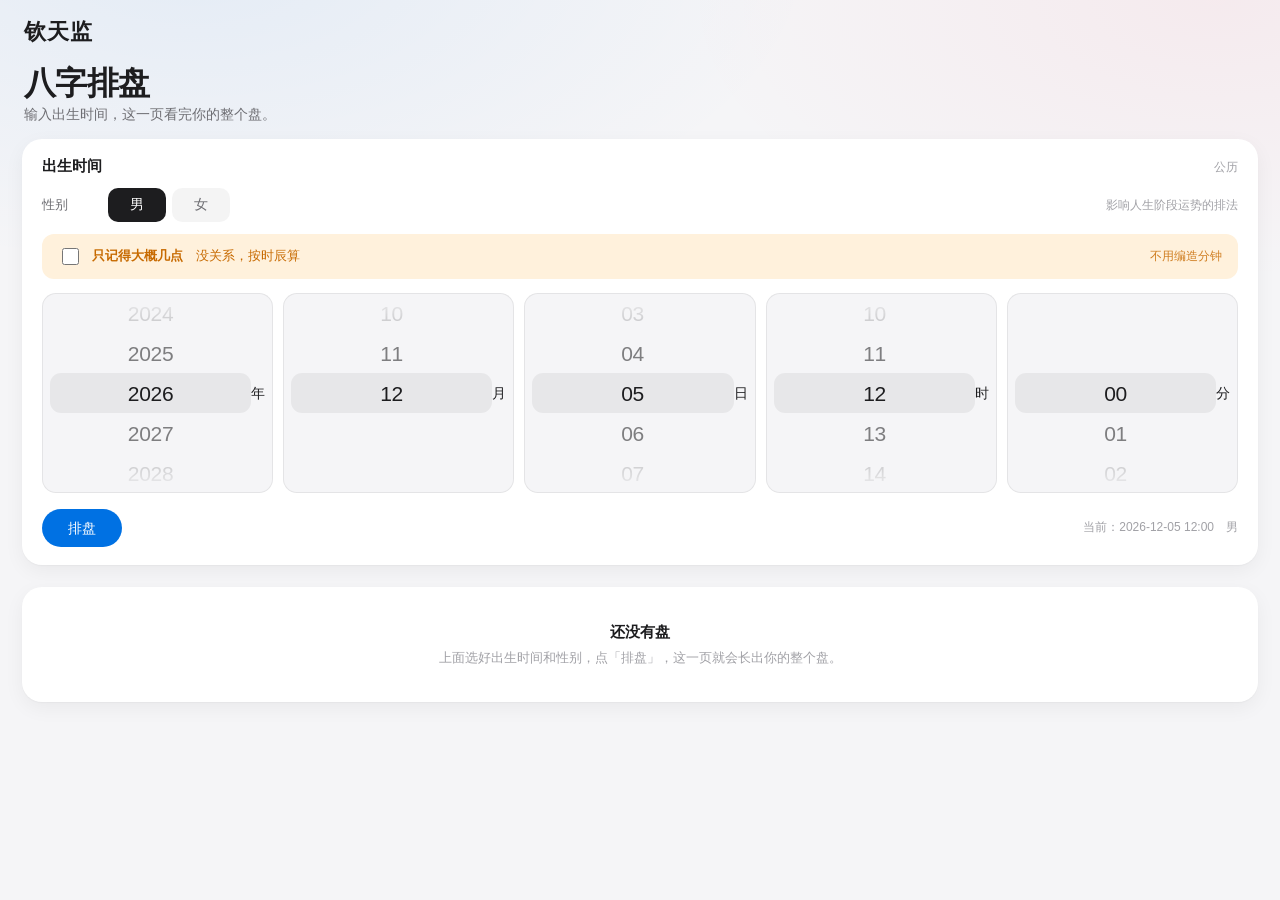
<file: ui/index.html>
<!DOCTYPE html>
<html lang="zh-CN"><head><meta charset="utf-8">
<meta name="viewport" content="width=device-width,initial-scale=1">
<title>钦天监 · 八字排盘</title>
<link rel="stylesheet" href="dc.css">
<meta http-equiv="refresh" content="0;url=demo-picker.html">
</head><body>
<p style="padding:40px;font:14px -apple-system,sans-serif">
跳转中… 若未跳转 <a href="demo-picker.html">点这里</a>。
</p>
</body></html>
</file>
<file: ui/dc.css>
/* dc.css — 数据中台设计系统（对齐麦田 v7：浅色、干净、品牌色 */
:root{
  color-scheme:light;
  --bg:#f5f5f7; --card:#fff; --t1:#1d1d1f; --t2:#6e6e73; --t3:#a1a1a6;
  --line:rgba(0,0,0,.07); --line2:rgba(0,0,0,.12); --accent:#0071e3;
  --good:#1f9d4c; --good-bg:#e7f6ec; --info:#0a66d1; --info-bg:#e6f0fc;
  --warn:#c76a00; --warn-bg:#fff1dc; --crit:#d70015; --crit-bg:#fde8ea;
  --p-bilibili:#00a1d6; --p-douyin:#1d1d1f; --p-xiaohongshu:#ff2442;
  --p-shipinhao:#fa9d3b; --p-youtube:#a8071a; --p-x:#6e6e73; --p-site:#5e5ce6;
  --p-xhs:#ff2442; --p-channels:#fa9d3b; --p-zsz:#5e5ce6;
  --gap:16px; --r:20px;
  --shadow:0 1px 2px rgba(0,0,0,.04),0 6px 20px rgba(0,0,0,.05);
  --shadow-h:0 2px 4px rgba(0,0,0,.05),0 16px 36px rgba(0,0,0,.09);
}
*{box-sizing:border-box}
html,body{height:100%}
body{
  margin:0; background:var(--bg); color:var(--t1);
  font:14px/1.45 -apple-system,BlinkMacSystemFont,"SF Pro Text","PingFang SC","Helvetica Neue",sans-serif;
  font-variant-numeric:tabular-nums; -webkit-font-smoothing:antialiased; -webkit-text-size-adjust:100%;
  overflow-x:hidden;
}
a{color:inherit;text-decoration:none}
.bgfx{
  position:fixed; inset:0; z-index:0; pointer-events:none;
  background:
    radial-gradient(70% 50% at 15% -5%,rgba(0,113,227,.07),transparent 70%),
    radial-gradient(60% 45% at 95% 0%,rgba(255,36,66,.05),transparent 70%),
    var(--bg);
}

/* ── 顶栏 ── */
.top{display:flex;align-items:center;gap:16px;min-width:0;padding:0 2px;flex-wrap:wrap}
.logo{font-size:22px;font-weight:700;letter-spacing:.04em;white-space:nowrap}
.logo i{font-style:normal;color:var(--accent)}
.tag{color:var(--t3);font-size:12px;letter-spacing:.08em;white-space:nowrap}
.nav{display:flex;gap:2px;margin-left:8px;padding:3px;border-radius:999px;background:rgba(0,0,0,.05)}
.nav a{padding:5px 14px;border-radius:999px;color:var(--t2);font-size:13px;font-weight:500;white-space:nowrap;transition:background .2s,color .2s}
.nav a:hover{color:var(--t1)}
.nav a.on{background:#fff;color:var(--t1);font-weight:600;box-shadow:0 1px 3px rgba(0,0,0,.12)}
.lights{margin-left:auto;display:flex;gap:6px;font-size:12px;color:var(--t2);white-space:nowrap;align-items:center}
.light{padding:4px 11px 4px 9px;border-radius:999px;background:#fff;box-shadow:inset 0 0 0 1px var(--line)}
.light::before{content:"";display:inline-block;width:7px;height:7px;border-radius:50%;margin-right:7px;background:var(--t3);vertical-align:1px}
.light.ok::before{background:#30d158}
.light.warn::before{background:#ff9f0a}
.light.bad::before{background:#ff3b30}
.light.bad{color:var(--crit);box-shadow:inset 0 0 0 1px rgba(215,0,21,.3)}
.light.mock{color:var(--warn);box-shadow:inset 0 0 0 1px rgba(199,106,0,.28);background:var(--warn-bg)}
.light.mock::before{background:#ff9f0a}
.clock{font-size:15px;font-weight:500;letter-spacing:-.01em;white-space:nowrap;margin-left:6px;color:var(--t1)}
.clock small{font-size:12px;font-weight:400;color:var(--t3);margin-right:8px}

/* ── 卡片 ── */
.panel{position:relative;background:var(--card);border-radius:var(--r);box-shadow:var(--shadow);min-width:0;min-height:0;transition:box-shadow .35s}
.panel:hover{box-shadow:var(--shadow-h)}
.panel{display:flex;flex-direction:column}
.ph{display:flex;align-items:baseline;gap:8px;margin-bottom:12px;flex:none}
.ph h3{margin:0;font-size:15px;font-weight:600}
.ph .note{margin-left:auto;font-size:12px;color:var(--t3);text-align:right}
.pb{flex:1;min-height:0;position:relative}
.eyebrow{font-size:12px;font-weight:600;color:var(--accent);letter-spacing:.04em}
.val{font:600 40px/1.1 -apple-system,"SF Pro Display","PingFang SC",sans-serif;letter-spacing:-.025em;white-space:nowrap;color:var(--t1);font-variant-numeric:tabular-nums}
.val.xl{font-size:52px}
.lab{font-size:12px;color:var(--t2)}
.cap{font-size:12px;color:var(--t3);margin-top:6px;white-space:nowrap;overflow:hidden;text-overflow:ellipsis}
.gpill{font-size:12px;padding:3px 10px;border-radius:999px;background:var(--bg);color:var(--t2);white-space:nowrap;display:inline-block}
.gpill b{color:var(--good);font-weight:600;margin-left:4px}
.gpill b.neg{color:var(--crit)}
.pill{display:inline-flex;align-items:center;gap:3px;padding:1px 8px;border-radius:999px;font-weight:600;margin-right:6px}
.pill.up{color:var(--good);background:var(--good-bg)}
.pill.down{color:var(--crit);background:var(--crit-bg)}

/* 平台 Logo：品牌色方块 */
.lg{--s:22px;display:inline-flex;align-items:center;justify-content:center;width:var(--s);height:var(--s);border-radius:27%;flex:none;background:var(--bg,#1d1d1f);overflow:hidden;box-shadow:0 1px 2px rgba(0,0,0,.12),inset 0 1px 0 rgba(255,255,255,.25)}
.lg i{font-style:normal;font-weight:700;color:#fff;font-size:calc(var(--s) * .42);line-height:1;letter-spacing:0}
.lg.dark{background:#1d1d1f}
.sw{display:inline-block;width:9px;height:9px;border-radius:50%;margin-right:8px;flex:none}

/* 状态标签 */
.st-chip{display:inline-flex;align-items:center;gap:5px;font-size:12px;font-weight:500;white-space:nowrap;padding:2px 10px 2px 4px;border-radius:999px;background:var(--bg);color:var(--t2)}
.st-chip i{font-style:normal;width:16px;height:16px;border-radius:50%;display:inline-flex;align-items:center;justify-content:center;font-size:10px;font-weight:700;color:#fff;background:var(--t3)}
.st-chip.published{background:var(--good-bg);color:var(--good)}
.st-chip.published i{background:var(--good)}
.st-chip.scheduled{background:var(--info-bg);color:var(--info)}
.st-chip.scheduled i{background:var(--info)}
.st-chip.awaiting_user{background:var(--warn-bg);color:var(--warn)}
.st-chip.awaiting_user i{background:#ff9f0a}
.st-chip.planned{background:transparent;color:var(--t2);box-shadow:inset 0 0 0 1px rgba(0,0,0,.12)}
.st-chip.planned i{background:transparent;color:var(--t3);box-shadow:inset 0 0 0 1.5px var(--t3)}
.empty{color:var(--t3);font-size:13px;display:flex;align-items:center;justify-content:center;height:100%;text-align:center;padding:10px}

/* ── 大屏 ── */
.screen{position:relative;z-index:1;height:100vh;min-height:780px;display:grid;grid-template-rows:auto minmax(0,1.55fr) minmax(0,1fr) auto;gap:var(--gap);padding:18px 22px 20px}
.r1{display:grid;grid-template-columns:minmax(0,1.55fr) minmax(0,1.05fr) minmax(0,.85fr);gap:var(--gap);min-height:0}

/* hero：最新一期 */
.hero{flex-direction:row;padding:0;overflow:hidden}
.hero .stage{flex:none;width:42%;min-width:0;height:100%;display:flex;align-items:center;justify-content:center;position:relative;padding:18px 6px 18px 18px}
.hero .cv{position:relative;display:block;width:100%;max-width:360px;aspect-ratio:3/4;border-radius:16px;transform:rotateY(9deg) rotateX(2deg);transform-style:preserve-3d;transition:transform .5s cubic-bezier(.2,.8,.2,1)}
.hero:hover .cv{transform:rotateY(4deg) rotateX(1deg)}
.hero .cover{
  position:absolute;inset:0;border-radius:16px;overflow:hidden;
  background-color:#f1eee6;
  background-image:repeating-linear-gradient(0deg,rgba(20,20,20,.06) 0 1px,transparent 1px 48px),repeating-linear-gradient(90deg,rgba(20,20,20,.06) 0 1px,transparent 1px 48px);
  box-shadow:0 0 0 1px rgba(0,0,0,.06),-20px 28px 50px -26px rgba(0,0,0,.34),-6px 10px 18px -10px rgba(0,0,0,.18);
  padding:38px 14px 16px;display:flex;flex-direction:column;gap:8px;
}
.hero .cover b{font-size:24px;line-height:1.28;font-weight:800;letter-spacing:-.01em;color:#141414;display:-webkit-box;-webkit-line-clamp:4;-webkit-box-orient:vertical;overflow:hidden}
.hero .cover .cbadge{align-self:flex-start;font-size:12px;font-weight:700;padding:3px 9px;border-radius:8px;background:#e8f1ff;color:var(--accent);box-shadow:inset 0 0 0 1px rgba(0,113,227,.25)}
.hero .cover i{display:block;height:6px;width:56%;border-radius:3px;background:var(--accent);opacity:.9;margin-top:auto}
.hero .tagz{position:absolute;white-space:nowrap;font-size:12.5px;font-weight:600;padding:6px 13px;border-radius:999px;background:rgba(255,255,255,.9);backdrop-filter:blur(14px);-webkit-backdrop-filter:blur(14px);color:var(--t1);box-shadow:0 10px 24px -8px rgba(0,0,0,.25),inset 0 0 0 1px rgba(0,0,0,.05)}
.hero .tagz.a{left:-10px;top:12px;background:var(--accent);color:#fff}
.hero .tagz.b{right:-10px;bottom:26px;font-size:12px}
.hero .tagz.b i{display:inline-block;width:7px;height:7px;border-radius:50%;background:#30d158;margin-right:7px}
.hero .inf{flex:1;min-width:0;display:flex;flex-direction:column;padding:20px 22px 18px 14px;overflow:hidden}
.hero h2{flex:none;margin:5px 0 3px;font:600 24px/1.25 -apple-system,"SF Pro Display","PingFang SC",sans-serif;letter-spacing:-.015em;display:-webkit-box;-webkit-line-clamp:2;-webkit-box-orient:vertical;overflow:hidden}
.hero .subt{flex:none;font-size:13.5px;color:var(--t2);white-space:nowrap;overflow:hidden;text-overflow:ellipsis}
.hero .when{flex:none;margin-top:9px;display:inline-flex;gap:6px;font-size:12.5px;color:var(--t1);padding:5px 12px;border-radius:999px;background:var(--bg);width:fit-content;max-width:100%;white-space:nowrap;overflow:hidden;text-overflow:ellipsis}
.plats{display:grid;grid-template-columns:repeat(auto-fill,minmax(132px,1fr));gap:7px;margin-top:11px;min-height:0;overflow:hidden}
.pl{display:flex;align-items:center;gap:8px;padding:6px 10px 6px 7px;border-radius:12px;background:rgba(0,0,0,.035);min-width:0;transition:background .2s,transform .2s}
a.pl:hover{background:rgba(0,0,0,.07);transform:translateY(-1px)}
.pl .lg{--s:24px}
.pl div{min-width:0;flex:1;display:flex;align-items:baseline;gap:6px}
.pl b{font-size:12.5px;font-weight:600;white-space:nowrap;flex:none}
.pl span{margin-left:auto;font-size:11.5px;color:var(--info);white-space:nowrap;overflow:hidden;text-overflow:ellipsis}
.pl.on span{color:var(--good)}
.pl.todo span{color:var(--warn);font-weight:600}
.pl.bad span{color:var(--crit);font-weight:600}
.nums{flex:none;display:flex;gap:28px;margin-top:auto;padding-top:12px}
.hero .lab{font-size:12px;color:var(--t2)}
.hero .val{font-size:30px}
.cmp{flex:none;font-size:12.5px;color:var(--t2);margin-top:8px;line-height:1.45}
.cmp b{color:var(--t1)}
.cmp .tr{height:6px;border-radius:99px;background:var(--bg);margin-top:6px;position:relative;overflow:hidden}
.cmp .tr i{position:absolute;inset:0 auto 0 0;border-radius:99px;background:var(--accent)}
.cmp a{color:var(--accent);font-weight:600;margin-left:6px}

/* 粉丝面板 */
.fans{padding:18px 20px}
.fans .headline{display:flex;align-items:flex-end;gap:16px;flex-wrap:wrap}
.fans .g{display:flex;gap:6px;flex-wrap:wrap;padding-bottom:7px}
.fans .chart{min-height:120px;position:relative}
.chart-wrap{position:absolute;inset:0}
.chart-wrap canvas{position:absolute;inset:0;width:100%;height:100%;display:block}

/* 洞察 */
.ins-panel{padding:18px 20px}
.ins{display:flex;flex-direction:column;gap:8px;overflow:hidden}
.in{display:grid;grid-template-columns:auto minmax(0,1fr);gap:10px;padding:9px 12px;border-radius:12px;background:var(--bg);font-size:13px;line-height:1.5;color:var(--t2)}
.in em{font-style:normal;font-size:11px;font-weight:600;padding:2px 8px;border-radius:99px;height:fit-content;margin-top:1px;color:var(--info);background:var(--info-bg)}
.in em.k2{color:var(--info);background:var(--info-bg)}
.in em.k3{color:var(--good);background:var(--good-bg)}
.in em.k4{color:#5e5ce6;background:#eeeefd}
.in em.ki{color:var(--t2);background:rgba(0,0,0,.05)}
.in b{color:var(--t1);font-weight:600}

/* 平台卡 */
.cards{display:grid;grid-template-columns:repeat(var(--n,7),minmax(0,1fr));gap:var(--gap);min-height:0}
.pc{padding:15px 16px 14px;overflow:hidden}
.pc::after{content:"";position:absolute;right:-30%;top:-45%;width:85%;aspect-ratio:1;border-radius:50%;background:var(--c,transparent);opacity:.08;filter:blur(36px);pointer-events:none}
.pc>*{position:relative}
.pc .nm{display:flex;align-items:center;gap:10px;font-size:14.5px;font-weight:600}
.pc .nm .lg{--s:30px}
.pc .nm small{margin-left:auto;font-weight:400;font-size:11.5px;color:var(--t3)}
.pc .val{font-size:30px;margin-top:10px}
.pc .gl{display:flex;gap:6px;margin-top:5px;flex-wrap:wrap}
.pc .sp{flex:1;min-height:28px;margin:8px -4px 6px;position:relative}
.pc .sp canvas{position:absolute;inset:0;width:100%;height:100%;display:block}
.pc .sp .nosp{position:absolute;inset:0;display:flex;align-items:center;justify-content:center;font-size:11.5px;color:var(--t3)}
.pc .ft{display:grid;grid-template-columns:1fr 1fr;gap:2px 8px;font-size:11.5px;color:var(--t3);border-top:1px solid var(--line);padding-top:8px}
.pc .ft b{display:block;color:var(--t1);font-size:13.5px;font-weight:600}
.pc .ft>div{min-width:0}
.pc .ft>div>span{display:block;white-space:nowrap;overflow:hidden;text-overflow:ellipsis}

/* 脚条 */
.strip{flex-direction:row;align-items:center;gap:26px;padding:11px 20px;font-size:12.5px;color:var(--t2);white-space:nowrap;overflow:hidden}
.strip h3{margin:0;font-size:13px;font-weight:600;color:var(--t1)}
.strip b{color:var(--t1);font-size:15px;font-weight:600;margin:0 4px 0 6px}
.strip .go{margin-left:auto;color:var(--accent);font-weight:600}
.strip .feedline{color:var(--t3);overflow:hidden;text-overflow:ellipsis;min-width:0;flex:1;text-align:right}

/* ── 下钻页 ── */
.page{position:relative;z-index:1;width:100%;padding:16px 22px 40px;max-width:1680px;margin:0 auto}
.page .top{margin-bottom:16px}
.h1{font:600 32px/1.2 -apple-system,"SF Pro Display","PingFang SC",sans-serif;letter-spacing:-.02em;margin:4px 2px 2px}
.lead{color:var(--t2);margin:0 2px 14px;font-size:14px}
.sec{margin:28px 2px 12px;display:flex;align-items:baseline;gap:10px}
.sec h2{margin:0;font-size:18px;font-weight:600}
.sec .note{margin-left:auto;font-size:12px;color:var(--t3)}
.sec .note a{color:var(--accent)}
.grid{display:grid;gap:var(--gap)}
.g4{grid-template-columns:repeat(4,minmax(0,1fr))}
.g3{grid-template-columns:repeat(3,minmax(0,1fr))}
.g2{grid-template-columns:repeat(2,minmax(0,1fr))}
.tile{padding:16px 20px}
.tile .lab{font-size:12.5px;color:var(--t2)}
.tile .val{font-size:34px;margin-top:4px}
.tile .dl{font-size:12px;color:var(--t2);margin-top:6px;white-space:nowrap;overflow:hidden;text-overflow:ellipsis}
.tw{overflow-x:auto;margin:0 -6px}
table{border-collapse:collapse;width:100%;font-size:13.5px}
th,td{padding:10px;text-align:left;white-space:nowrap;border-bottom:1px solid var(--line)}
th{font-size:12px;font-weight:500;color:var(--t3)}
td.n,th.n{text-align:right}
tbody tr:last-child td{border-bottom:0}
tbody tr:hover{background:rgba(0,0,0,.02)}
td .lg{--s:22px;vertical-align:-6px;margin-right:9px}
th .lg{--s:17px;vertical-align:-4px;margin-right:6px}
td.n b{font-weight:600}
td small{color:var(--t3);font-size:12px;margin-left:6px}
td a:not(.lg){color:var(--accent)}
.cellbar{display:block;height:3px;border-radius:9px;background:var(--bg);margin-top:5px;overflow:hidden}
.cellbar i{display:block;height:100%;background:var(--accent);border-radius:9px}
.chartbox{height:240px;position:relative}
.chartbox canvas{position:absolute;inset:0;width:100%;height:100%;display:block}
.copy{white-space:pre-wrap;word-break:break-word;font-size:13px;line-height:1.65;color:var(--t2);background:var(--bg);border-radius:12px;padding:12px 14px;margin-top:10px;max-height:280px;overflow:auto}
.copy b{color:var(--t1)}
details{border-top:1px solid var(--line);padding:11px 0}
details:first-of-type{border-top:0}
summary{cursor:pointer;display:flex;gap:10px;align-items:center;list-style:none}
summary::-webkit-details-marker{display:none}
summary b{width:70px;font-weight:600;flex:none;font-size:13px}
summary span{flex:1;min-width:0;overflow:hidden;text-overflow:ellipsis;white-space:nowrap;color:var(--t2);font-size:13px}
summary::after{content:"＋";color:var(--t3)}
details[open] summary::after{content:"－"}
.kv{display:flex;flex-direction:column;font-size:13.5px}
.kv dt{color:var(--t3)}
.kv dd{margin:0}
.kv .krow{display:flex;align-items:baseline;justify-content:space-between;gap:12px;padding:7px 0;border-top:1px solid var(--line);font-size:13.5px}
.kv .krow:first-child{border-top:0}
.kv .krow .k{color:var(--t2)}
.kv .krow .v{font-weight:600;color:var(--t1)}
.btn{font:inherit;font-size:13px;font-weight:500;padding:7px 16px;border-radius:999px;border:0;background:rgba(0,0,0,.06);color:var(--t1);cursor:pointer;transition:background .2s,transform .15s;white-space:nowrap}
.btn:hover{background:rgba(0,0,0,.1)}
.btn:active{transform:scale(.97)}
.btn.pri{background:var(--accent);color:#fff}

/* 页签（天数切换 / 期切换）*/
.ctabs{flex:none;display:flex;gap:6px;flex-wrap:nowrap;overflow-x:auto;scrollbar-width:none;margin:0 0 12px}
.ctabs::-webkit-scrollbar{display:none}
.ct{flex:none;position:relative;overflow:hidden;font:500 12px/1 -apple-system,"PingFang SC",sans-serif;color:var(--t2);background:rgba(255,255,255,.7);border:0;border-radius:999px;padding:7px 13px;cursor:pointer;box-shadow:inset 0 0 0 1px rgba(0,0,0,.06);display:inline-flex;align-items:center;gap:6px;max-width:240px;white-space:nowrap;text-overflow:ellipsis}
.ct:hover{color:var(--t1);background:#fff}
.ct.on{color:#fff;background:var(--t1);box-shadow:none}
.ct i{width:7px;height:7px;border-radius:50%;flex:none;background:#c7c7cc}
.ct i.ok{background:#30d158}
.ct i.warn{background:#ff9f0a}
.ct i.wait{background:#0a84ff}
.hero .ctabs{margin:-4px 0 10px}

/* 结论条 */
.verdict{display:flex;align-items:center;gap:14px;padding:14px 18px;border-radius:14px;background:var(--bg)}
.verdict .vnum{font:600 34px/1 -apple-system,"SF Pro Display","PingFang SC",sans-serif;letter-spacing:-.025em}
.verdict[data-v="outperform"] .vnum{color:var(--good)}
.verdict[data-v="underperform"] .vnum{color:var(--crit)}
.verdict[data-v="flat"] .vnum{color:var(--info)}
.verdict[data-v="unknown"] .vnum{color:var(--t3)}
.verdict .vt{min-width:0}
.verdict .vt b{display:block;font-size:14px;font-weight:600}
.verdict .vt span{display:block;font-size:12.5px;color:var(--t2);margin-top:2px}
.verdict .vtag{margin-left:auto;font-size:11px;font-weight:600;padding:3px 10px;border-radius:99px;background:#fff;color:var(--t2);box-shadow:inset 0 0 0 1px var(--line);white-space:nowrap}

/* 漏斗 */
.frow{display:grid;grid-template-columns:64px minmax(0,1fr) 96px;gap:12px;align-items:center;padding:11px 0;border-top:1px solid var(--line)}
.frow:first-child{border-top:0}
.frow .fl{font-size:13px;font-weight:600}
.frow .fv{font-size:22px;font-weight:600;letter-spacing:-.02em;white-space:nowrap;overflow:hidden;text-overflow:ellipsis}
.frow .frt{text-align:right;font-size:12px;color:var(--t2)}
.frow .frt b{color:var(--accent);font-weight:600;font-size:13px}
.fnl{display:block;height:4px;border-radius:2px;background:var(--bg);margin-top:6px;overflow:hidden}
.fnl i{display:block;height:100%;border-radius:2px;background:var(--accent)}

/* 日历 */
.cal{padding:0;overflow:hidden}
.cal-ph{display:flex;align-items:baseline;gap:10px;padding:11px 16px;border-bottom:1px solid rgba(0,0,0,.06)}
.cal-ph b{font-size:14px;font-weight:600}
.cal-ph .wk{font-size:11px;font-weight:600;padding:2px 8px;border-radius:99px;background:var(--bg);color:var(--t2)}
.cal-ph .wk.now{background:var(--info-bg);color:var(--info)}
.cal-ph .note{margin-left:auto;font-size:12px;color:var(--t3)}
.cal-h,.cal-g{display:grid;grid-template-columns:repeat(7,minmax(0,1fr))}
.cal-h div{padding:9px 12px;font-size:12px;color:var(--t3);border-bottom:1px solid rgba(0,0,0,.06)}
.cal-d{min-height:80px;padding:8px;border-right:1px solid rgba(0,0,0,.05);border-bottom:1px solid rgba(0,0,0,.05);display:flex;flex-direction:column;gap:6px}
.cal-d:nth-child(7n){border-right:0}
.cal-g:last-child .cal-d{border-bottom:0}
.cal-d.past{background:rgba(0,0,0,.015)}
.cal-d.past .cal-n{color:var(--t3)}
.cal-d.today{background:rgba(0,113,227,.05)}
.cal-n{font-size:13px;font-weight:600;color:var(--t2)}
.cal-n span{margin-left:6px;font-size:10.5px;color:#fff;background:var(--accent);padding:1px 7px;border-radius:999px;font-weight:600}
.cal-n em{font-style:normal;margin-left:5px;font-size:11px;color:var(--t3);font-weight:400}
.cal-e{display:flex;gap:7px;align-items:center;text-decoration:none;color:var(--t1);background:#fff;border-radius:10px;padding:5px 7px;box-shadow:0 1px 3px rgba(0,0,0,.08),inset 0 0 0 1px rgba(0,0,0,.04)}
.cal-e:hover{box-shadow:0 4px 12px rgba(0,0,0,.12)}
.cal-e div{min-width:0}
.cal-e b{display:block;font-size:12.5px;font-weight:600;white-space:nowrap;overflow:hidden;text-overflow:ellipsis}
.cal-e span{font-size:11px;color:var(--t3);white-space:nowrap}
.cal-e span i,.cal-lg i{display:inline-block;width:7px;height:7px;border-radius:50%;margin-right:5px;background:#c7c7cc}
.cal-e.ok span i,.cal-lg i.ok{background:#30d158}
.cal-e.sch span i,.cal-lg i.sch{background:#0a84ff}
.cal-e.todo span i,.cal-lg i.todo{background:#ff9f0a}
.cal-e.plan span i,.cal-lg i.plan{background:transparent;box-shadow:inset 0 0 0 1.5px #8e8e93}
.cal-e.plan{background:transparent;box-shadow:inset 0 0 0 1px rgba(0,0,0,.12)}
.cal-blind{font-size:11.5px;color:var(--t3);padding:2px}
.cal-lg{display:flex;gap:18px;flex-wrap:wrap;margin-top:10px;font-size:12px;color:var(--t2)}
.cal-lg span{display:inline-flex;align-items:center}

/* 提示气泡 */
.tip{position:absolute;z-index:30;pointer-events:none;background:rgba(29,29,31,.92);color:#fff;font-size:12px;padding:6px 11px;border-radius:9px;white-space:pre;display:none;box-shadow:0 10px 24px rgba(0,0,0,.18);transform:translate(-50%,-100%)}
.tip .t-day{color:#c9c9cf;font-size:11px}
.tip .t-net{font-weight:600;font-size:13px}

/* 状态：加载 / 空 / 错误 */
.state{display:flex;flex-direction:column;gap:6px;align-items:flex-start;justify-content:center;padding:16px;min-height:92px;font-size:13px;color:var(--t2);width:100%}
.state .t{font-weight:600;color:var(--t1);font-size:13.5px}
.state .d{font-size:12.5px;color:var(--t2);max-width:66ch;line-height:1.55;overflow-wrap:anywhere}
.state.is-error{background:var(--crit-bg);border-radius:14px;padding:16px 18px}
.state.is-error .t{color:var(--crit)}
.state.is-loading .t{color:var(--t3);font-weight:500}
.state .btn{margin-top:2px}

/* 按期列表（窄屏）*/
.epi-list{display:flex;flex-direction:column}
.epi-item{padding:10px 2px;border-bottom:1px solid var(--line)}
.epi-item:last-child{border-bottom:0}
.epi-item .t{font-size:13px;font-weight:600;line-height:1.45;color:var(--t1);overflow-wrap:anywhere}
.epi-item .m{margin-top:4px;display:flex;flex-wrap:wrap;align-items:baseline;gap:3px 12px;font-size:11.5px;color:var(--t2)}
.epi-item .m b{color:var(--t1);font-weight:600}
.epi-item .m .go{color:var(--accent);font-weight:600}

/* 列表（选一期）*/
.picklist{display:flex;flex-direction:column}
.picklist a{display:flex;align-items:baseline;gap:12px;padding:11px 4px;border-bottom:1px solid var(--line);font-size:13.5px}
.picklist a:last-child{border-bottom:0}
.picklist a:hover{background:rgba(0,0,0,.02)}
.picklist .no{font-size:11.5px;color:var(--t3);min-width:52px}
.picklist .t{font-weight:600;flex:1;min-width:0;overflow:hidden;text-overflow:ellipsis;white-space:nowrap}
.picklist .v{color:var(--t2);font-size:12.5px}

/* ── 响应式 ── */
@media (max-width:1360px){
  .cards{grid-template-columns:repeat(4,minmax(0,1fr))}
}
@media (max-width:1100px){
  .screen{height:auto;min-height:0;display:block;padding:14px}
  .screen>*{margin-bottom:var(--gap)}
  .top{flex-wrap:wrap;gap:10px 12px}
  .lights{margin-left:0;flex-wrap:wrap;order:5;width:100%}
  .clock{margin-left:auto;order:2;font-size:16px}
  .nav{margin-left:0;order:3}
  .tag{display:none}
  .r1{grid-template-columns:minmax(0,1fr)}
  .hero{flex-direction:column}
  .hero .stage{width:100%;height:auto;padding:20px 18px 4px;justify-content:flex-start}
  .hero .cv{height:auto;width:46%;max-width:260px;aspect-ratio:3/4;transform:none}
  .hero .inf{padding:12px 18px 18px}
  .hero h2{font-size:21px}
  .hero .when{white-space:normal}
  .plats{grid-template-columns:repeat(2,minmax(0,1fr))}
  .nums{gap:16px;flex-wrap:wrap}
  .fans .chart{height:200px;flex:none}
  .cards{grid-template-columns:repeat(2,minmax(0,1fr))}
  .pc .sp{height:34px;flex:none}
  .strip{flex-wrap:wrap;gap:8px 18px;white-space:normal}
  .strip .feedline{display:none}
  .val.xl{font-size:44px}
  .page{padding:14px 14px 50px}
  .g4,.g3{grid-template-columns:repeat(2,minmax(0,1fr))}
  .g2{grid-template-columns:minmax(0,1fr)}
  .h1{font-size:24px}
  .chartbox{height:200px}
  .tile .val{font-size:28px}
  .hero .tagz.a{left:6px;top:10px}
  .hero .tagz.b{right:6px}
}
@media (max-width:760px){
  .screen{padding:12px}
  .logo{font-size:19px}
  .nav{width:100%;overflow-x:auto;scrollbar-width:none}
  .nav::-webkit-scrollbar{display:none}
  .hero h2{font-size:19px}
  .hero .cover b{font-size:19px}
  .cards{grid-template-columns:repeat(2,minmax(0,1fr))}
  .pc .nm{font-size:13px;gap:7px}
  .pc .nm .lg{--s:24px}
  .pc .val{font-size:24px}
  .h1{font-size:21px}
  .lead{font-size:13px;margin-bottom:14px}
  .sec h2{font-size:16px}
  .g4,.g3,.g2{grid-template-columns:minmax(0,1fr)}
  .tile{padding:14px 16px}
  .tile .val{font-size:26px}
  .frow{grid-template-columns:56px minmax(0,1fr) 76px;gap:8px}
  .frow .fv{font-size:19px}
  .verdict{flex-wrap:wrap;gap:8px 12px}
  .verdict .vtag{margin-left:0}
  .cal-h div{padding:7px 6px;font-size:11px}
  .cal-d{min-height:0;padding:5px;gap:4px}
  .cal-e{padding:4px 5px}
  .cal-e b{font-size:11px}
  .cal-e span{display:none}
  .cal-n{font-size:12px}
  .cal-n em{display:none}
  .plats{grid-template-columns:repeat(2,minmax(0,1fr))}
  .strip{font-size:12px;gap:6px 14px}
  .strip b{font-size:14px}
  table{font-size:12.5px}
  th,td{padding:8px 7px}
}
@media (max-width:420px){
  .cards{grid-template-columns:repeat(2,minmax(0,1fr))}
  .nums{gap:12px}
  .hero .val{font-size:26px}
  .cal-g{grid-template-columns:minmax(0,1fr)}
  .cal-h{display:none}
  .cal-d{border-right:0}
}
@media (prefers-reduced-motion:reduce){
  *{animation:none!important;transition:none!important}
}
</file>
